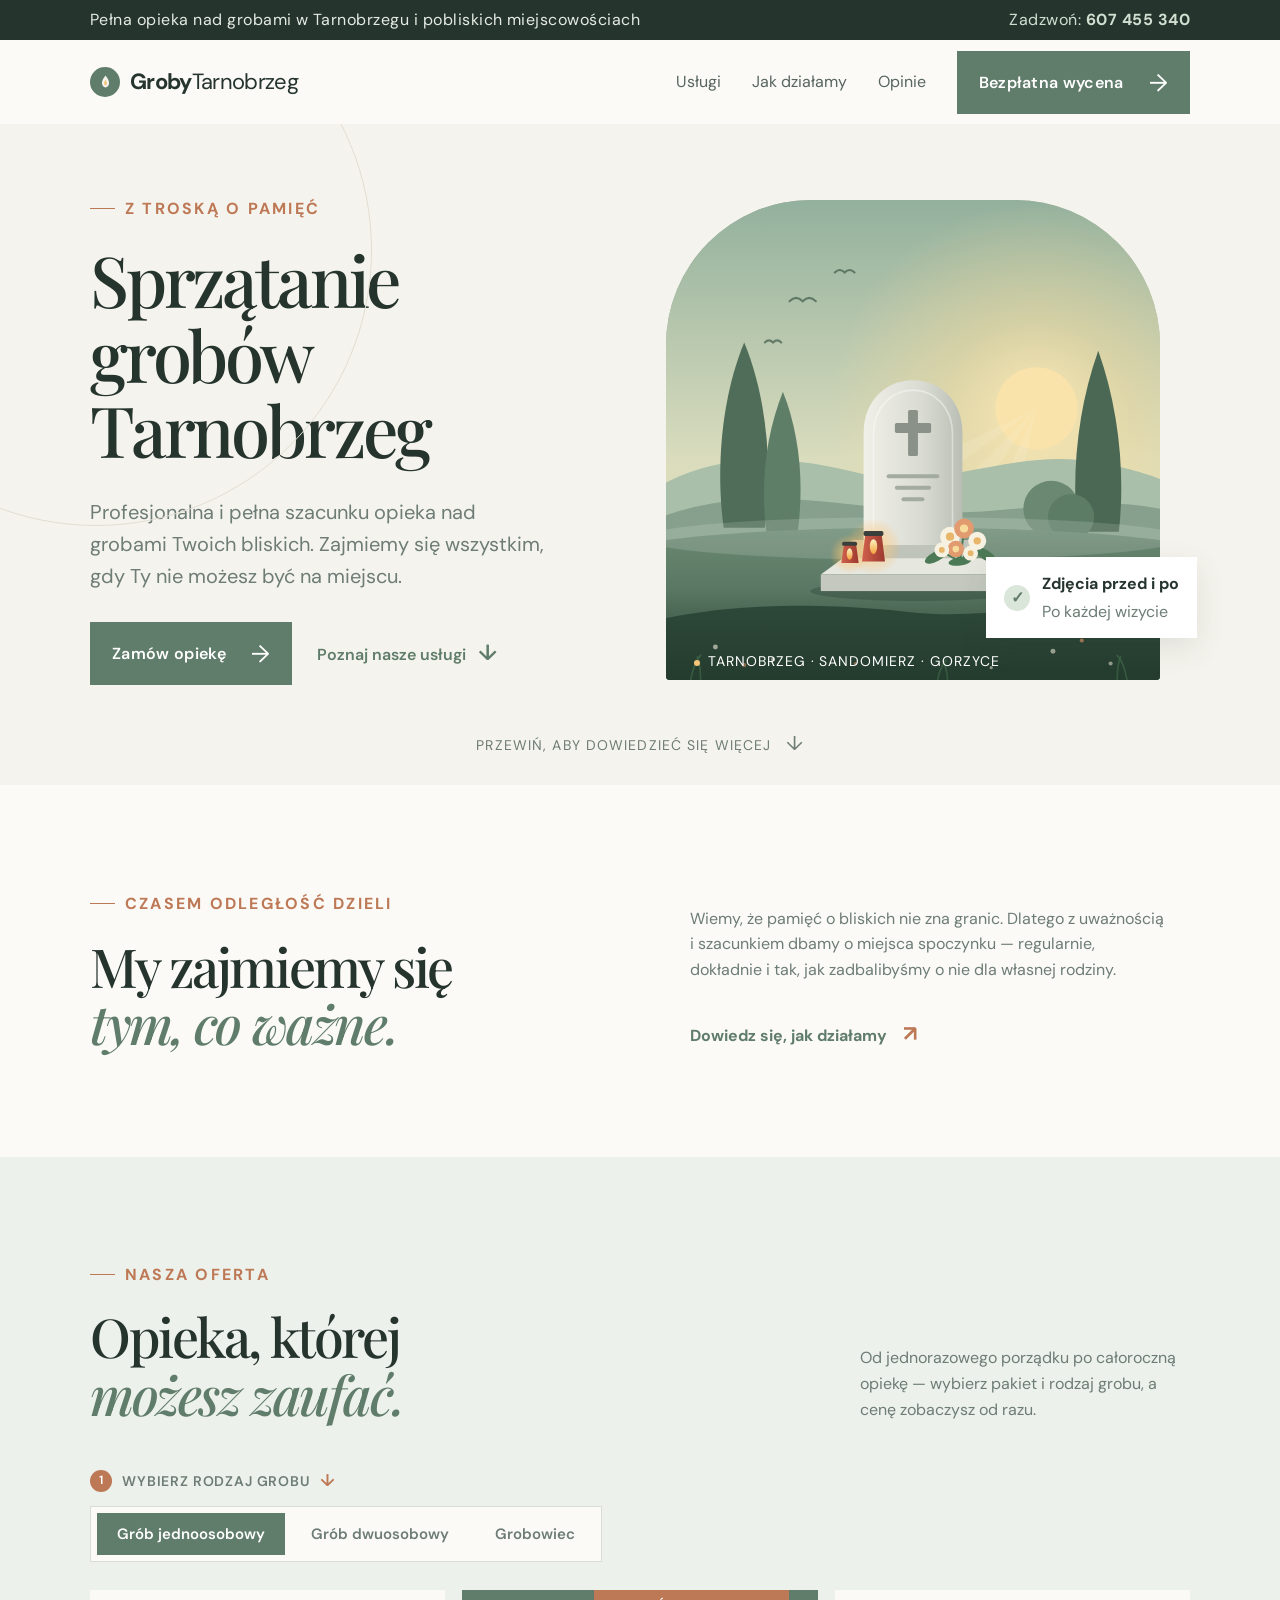
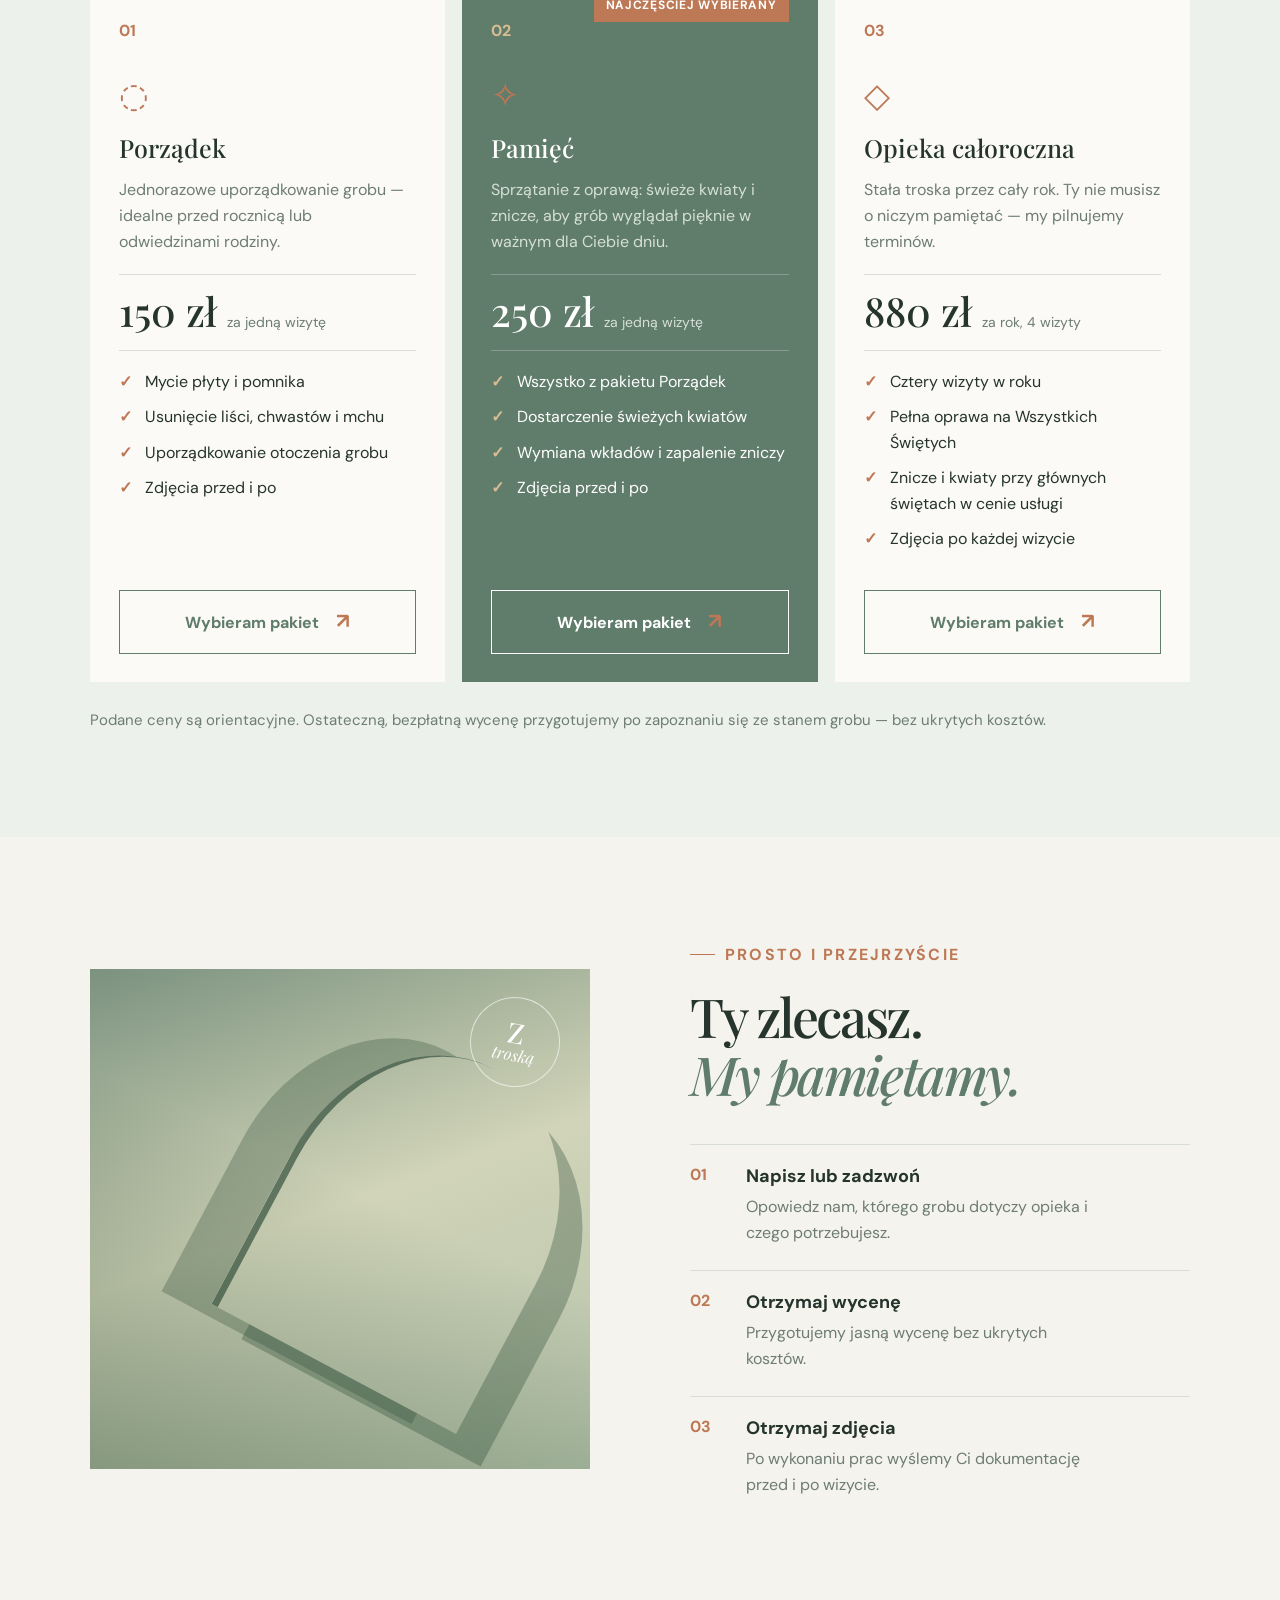
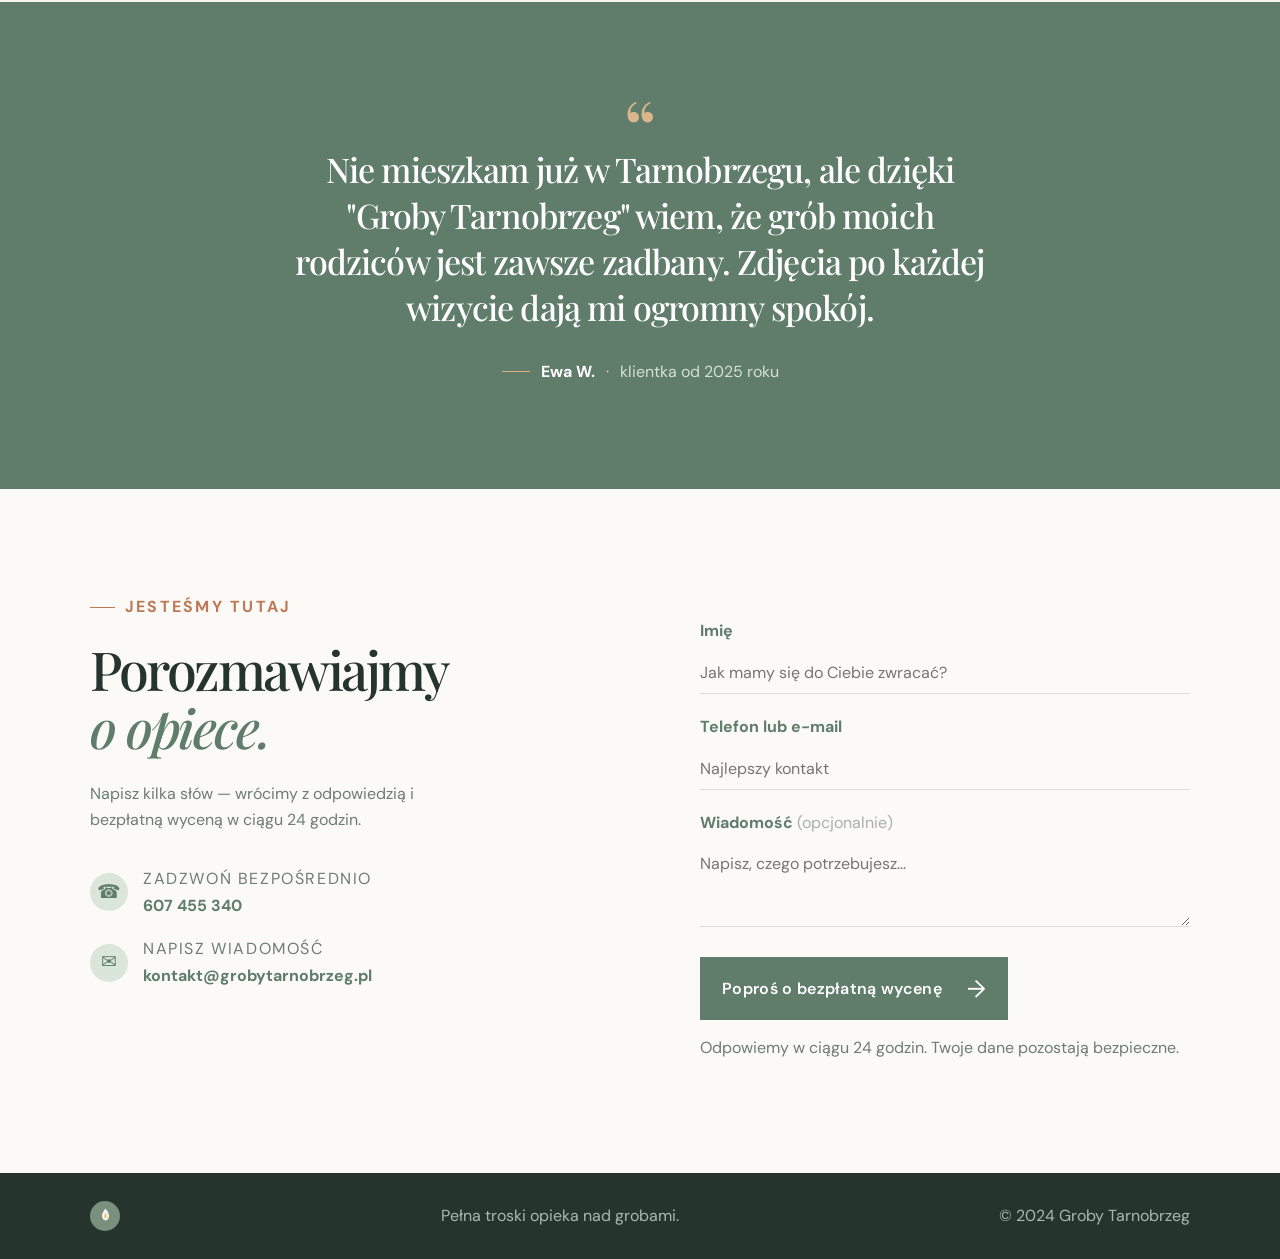
<file: index.html>
<!doctype html>
<html lang="pl">
<head>
  <meta charset="UTF-8">
  <meta name="viewport" content="width=device-width, initial-scale=1.0">
  <meta name="description" content="Groby Tarnobrzeg - pełna troski opieka nad grobami w Trójmieście. Sprzątanie, mycie nagrobków, kwiaty i znicze.">
  <!-- TODO: strona w budowie - usuń poniższy wpis przed publikacją, aby umożliwić indeksowanie -->
  <meta name="robots" content="noindex, nofollow, noarchive, nosnippet, noimageindex">
  <title>Groby Tarnobrzeg | Opieka nad grobami z troską</title>
  <meta name="theme-color" content="#26342e">
  <link rel="icon" href="favicon.svg" type="image/svg+xml">
  <link rel="icon" href="favicon.ico" sizes="any">
  <link rel="apple-touch-icon" href="apple-touch-icon.png">
  <link rel="preconnect" href="https://fonts.googleapis.com">
  <link rel="preconnect" href="https://fonts.gstatic.com" crossorigin>
  <link href="https://fonts.googleapis.com/css2?family=DM+Sans:wght@400;500;600;700&family=Playfair+Display:wght@500;600;700&display=swap" rel="stylesheet">
  <link rel="stylesheet" href="styles.css">
</head>
<body>
  <div class="topbar">
    <div class="container topbar-inner">
      <span>Pełna opieka nad grobami w Tarnobrzegu i pobliskich miejscowościach</span>
      <a href="tel:+48607455340">Zadzwoń: <strong>607 455 340</strong></a>
    </div>
  </div>

  <header class="site-header">
    <div class="container nav-wrap">
      <a class="brand" href="#start" aria-label="Groby Tarnobrzeg - strona główna">
        <span class="brand-mark" aria-hidden="true">
          <svg viewBox="0 0 24 24" xmlns="http://www.w3.org/2000/svg">
            <path class="brand-mark-flame" d="M12 2C9 6 7 9 7 12.5C7 16.6 9.5 19 12 19C14.5 19 17 16.6 17 12.5C17 9 15 6 12 2Z"/>
            <path class="brand-mark-flame-inner" d="M12 8C10.8 10 10 11.5 10 13C10 14.7 10.9 16 12 16C13.1 16 14 14.7 14 13C14 11.5 13.2 10 12 8Z"/>
          </svg>
        </span>
        <span><strong>Groby</strong>Tarnobrzeg</span>
      </a>
      <button class="menu-toggle" aria-label="Otwórz menu" aria-expanded="false">
        <span></span><span></span><span></span>
      </button>
      <nav class="main-nav" aria-label="Główna nawigacja">
        <a href="#uslugi">Usługi</a>
        <a href="#jak-dzialamy">Jak działamy</a>
        <a href="#opinie">Opinie</a>
        <a href="#kontakt" class="nav-cta button button-primary">Bezpłatna wycena <span>→</span></a>
      </nav>
    </div>
  </header>

  <main>
    <section class="hero" id="start">
      <div class="container hero-grid">
        <div class="hero-copy">
          <p class="eyebrow"><span></span> Z troską o pamięć</p>
          <h1>Sprzątanie grobów Tarnobrzeg</h1>
          <p class="hero-lead">Profesjonalna i pełna szacunku opieka nad grobami Twoich bliskich. Zajmiemy się wszystkim, gdy Ty nie możesz być na miejscu.</p>
          <div class="hero-actions">
            <a href="#kontakt" class="button button-primary">Zamów opiekę <span>→</span></a>
            <a href="#uslugi" class="text-link">Poznaj nasze usługi <span>↓</span></a>
          </div>
          <!-- <div class="trust-row">
            <div class="avatars" aria-hidden="true"><i>J</i><i>M</i><i>A</i><i>+</i></div>
            <p><strong>50+</strong> zadbanych miejsc<br><span>Zaufali nam mieszkańcy Tarnobrzega i okolic</span></p>
          </div> -->
        </div>
        <div class="hero-visual">
          <div class="hero-image">
            <img src="hero-image.svg" alt="Zadbany grób z kwiatami i zniczami w porannym świetle" width="600" height="600" fetchpriority="high">
            <div class="image-caption"><span class="caption-dot"></span>Tarnobrzeg · Sandomierz · Gorzyce</div>
          </div>
          <div class="floating-note">
            <span class="note-icon">✓</span>
            <span><strong>Zdjęcia przed i po</strong><small>Po każdej wizycie</small></span>
          </div>
        </div>
      </div>
      <div class="scroll-cue">Przewiń, aby dowiedzieć się więcej <span>↓</span></div>
    </section>

    <section class="intro section-pad">
      <div class="container intro-grid">
        <div>
          <p class="eyebrow"><span></span> Czasem odległość dzieli</p>
          <h2>My zajmiemy się<br><em>tym, co ważne.</em></h2>
        </div>
        <div class="intro-text">
          <p>Wiemy, że pamięć o bliskich nie zna granic. Dlatego z uważnością i szacunkiem dbamy o miejsca spoczynku — regularnie, dokładnie i tak, jak zadbalibyśmy o nie dla własnej rodziny.</p>
          <a class="arrow-link" href="#jak-dzialamy">Dowiedz się, jak działamy <span>↗</span></a>
        </div>
      </div>
    </section>

    <section class="services section-pad" id="uslugi">
      <div class="container">
        <div class="section-heading">
          <div><p class="eyebrow"><span></span> Nasza oferta</p><h2>Opieka, której<br><em>możesz zaufać.</em></h2></div>
          <p>Od jednorazowego porządku po całoroczną opiekę — wybierz pakiet i rodzaj grobu, a cenę zobaczysz od razu.</p>
        </div>
        <p class="variant-label" id="variant-label"><span aria-hidden="true">1</span> Wybierz rodzaj grobu <em aria-hidden="true">↓</em></p>
        <div class="variant-switch" role="group" aria-labelledby="variant-label">
          <button type="button" class="variant-btn active" data-variant="single" data-label="grób jednoosobowy" aria-pressed="true">Grób jednoosobowy</button>
          <button type="button" class="variant-btn" data-variant="double" data-label="grób dwuosobowy" aria-pressed="false">Grób dwuosobowy</button>
          <button type="button" class="variant-btn" data-variant="tomb" data-label="grobowiec" aria-pressed="false">Grobowiec</button>
        </div>
        <div class="service-grid">
          <article class="service-card" data-package="Porządek">
            <div class="service-number">01</div><div class="service-icon">◌</div>
            <h3>Porządek</h3>
            <p>Jednorazowe uporządkowanie grobu — idealne przed rocznicą lub odwiedzinami rodziny.</p>
            <div class="service-price"><strong><span class="price-value" data-single="150" data-double="250" data-tomb="400">150</span> zł</strong><small>za jedną wizytę</small></div>
            <ul class="service-features">
              <li>Mycie płyty i pomnika</li>
              <li>Usunięcie liści, chwastów i mchu</li>
              <li>Uporządkowanie otoczenia grobu</li>
              <li>Zdjęcia przed i po</li>
            </ul>
            <a href="#kontakt" class="package-cta" aria-label="Wybieram pakiet Porządek">Wybieram pakiet <span>↗</span></a>
          </article>
          <article class="service-card featured" data-package="Pamięć">
            <span class="service-badge">Najczęściej wybierany</span>
            <div class="service-number">02</div><div class="service-icon">✧</div>
            <h3>Pamięć</h3>
            <p>Sprzątanie z oprawą: świeże kwiaty i znicze, aby grób wyglądał pięknie w ważnym dla Ciebie dniu.</p>
            <div class="service-price"><strong><span class="price-value" data-single="250" data-double="450" data-tomb="700">250</span> zł</strong><small>za jedną wizytę</small></div>
            <ul class="service-features">
              <li>Wszystko z pakietu Porządek</li>
              <li>Dostarczenie świeżych kwiatów</li>
              <li>Wymiana wkładów i zapalenie zniczy</li>
              <li>Zdjęcia przed i po</li>
            </ul>
            <a href="#kontakt" class="package-cta" aria-label="Wybieram pakiet Pamięć">Wybieram pakiet <span>↗</span></a>
          </article>
          <article class="service-card" data-package="Opieka całoroczna">
            <div class="service-number">03</div><div class="service-icon">◇</div>
            <h3>Opieka całoroczna</h3>
            <p>Stała troska przez cały rok. Ty nie musisz o niczym pamiętać — my pilnujemy terminów.</p>
            <div class="service-price"><strong><span class="price-value" data-single="880" data-double="1560" data-tomb="2300">880</span> zł</strong><small>za rok, 4 wizyty</small></div>
            <ul class="service-features">
              <li>Cztery wizyty w roku</li>
              <li>Pełna oprawa na Wszystkich Świętych</li>
              <li>Znicze i kwiaty przy głównych świętach w cenie usługi</li>
              <li>Zdjęcia po każdej wizycie</li>
            </ul>
            <a href="#kontakt" class="package-cta" aria-label="Wybieram pakiet Opieka całoroczna">Wybieram pakiet <span>↗</span></a>
          </article>
        </div>
        <p class="pricing-note">Podane ceny są orientacyjne. Ostateczną, bezpłatną wycenę przygotujemy po zapoznaniu się ze stanem grobu — bez ukrytych kosztów.</p>
      </div>
    </section>

    <section class="process section-pad" id="jak-dzialamy">
      <div class="container process-grid">
        <div class="process-visual"><span class="process-stamp">Z<br><small>troską</small></span></div>
        <div class="process-copy">
          <p class="eyebrow"><span></span> Prosto i przejrzyście</p>
          <h2>Ty zlecasz.<br><em>My pamiętamy.</em></h2>
          <div class="steps">
            <div class="step"><b>01</b><div><h3>Napisz lub zadzwoń</h3><p>Opowiedz nam, którego grobu dotyczy opieka i czego potrzebujesz.</p></div></div>
            <div class="step"><b>02</b><div><h3>Otrzymaj wycenę</h3><p>Przygotujemy jasną wycenę bez ukrytych kosztów.</p></div></div>
            <div class="step"><b>03</b><div><h3>Otrzymaj zdjęcia</h3><p>Po wykonaniu prac wyślemy Ci dokumentację przed i po wizycie.</p></div></div>
          </div>
        </div>
      </div>
    </section>

    <section class="testimonial section-pad" id="opinie">
      <div class="container testimonial-inner">
        <p class="quote-mark">“</p>
        <blockquote>Nie mieszkam już w Tarnobrzegu, ale dzięki "Groby Tarnobrzeg" wiem, że grób moich rodziców jest zawsze zadbany. Zdjęcia po każdej wizycie dają mi ogromny spokój.</blockquote>
        <div class="quote-author"><span class="author-line"></span><strong>Ewa W.</strong><span>·</span><span>klientka od 2025 roku</span></div>
      </div>
    </section>

    <section class="contact section-pad" id="kontakt">
      <div class="container contact-grid">
        <div class="contact-copy">
          <p class="eyebrow"><span></span> Jesteśmy tutaj</p>
          <h2>Porozmawiajmy<br><em>o opiece.</em></h2>
          <p>Napisz kilka słów — wrócimy z odpowiedzią i bezpłatną wyceną w ciągu 24 godzin.</p>
          <div class="contact-detail"><span>☎</span><div><small>Zadzwoń bezpośrednio</small><a href="tel:+48607455340">607 455 340</a></div></div>
          <div class="contact-detail"><span>✉</span><div><small>Napisz wiadomość</small><a href="mailto:kontakt@grobytarnobrzeg.pl">kontakt@grobytarnobrzeg.pl</a></div></div>
        </div>
        <form class="contact-form" id="contact-form">
          <label for="name">Imię</label>
          <input id="name" name="name" type="text" placeholder="Jak mamy się do Ciebie zwracać?" required>
          <label for="phone">Telefon lub e-mail</label>
          <input id="phone" name="phone" type="text" placeholder="Najlepszy kontakt" required>
          <label for="message">Wiadomość <span>(opcjonalnie)</span></label>
          <textarea id="message" name="message" rows="3" placeholder="Napisz, czego potrzebujesz..."></textarea>
          <button class="button button-primary" type="submit">Poproś o bezpłatną wycenę <span>→</span></button>
          <p class="form-note">Odpowiemy w ciągu 24 godzin. Twoje dane pozostają bezpieczne.</p>
          <p class="form-success" role="status">Dziękujemy! Odezwiemy się do Ciebie w ciągu 24 godzin.</p>
        </form>
      </div>
    </section>
  </main>

  <footer class="site-footer">
    <div class="container footer-inner">
      <a class="brand" href="#start"><span class="brand-mark" aria-hidden="true">
        <svg viewBox="0 0 24 24" xmlns="http://www.w3.org/2000/svg">
          <path class="brand-mark-flame" d="M12 2C9 6 7 9 7 12.5C7 16.6 9.5 19 12 19C14.5 19 17 16.6 17 12.5C17 9 15 6 12 2Z"/>
          <path class="brand-mark-flame-inner" d="M12 8C10.8 10 10 11.5 10 13C10 14.7 10.9 16 12 16C13.1 16 14 14.7 14 13C14 11.5 13.2 10 12 8Z"/>
        </svg>
      </span></a>
      <p>Pełna troski opieka nad grobami.</p>
      <p>© 2024 Groby Tarnobrzeg</p>
    </div>
  </footer>
  <script src="script.js"></script>
</body>
</html>
</file>
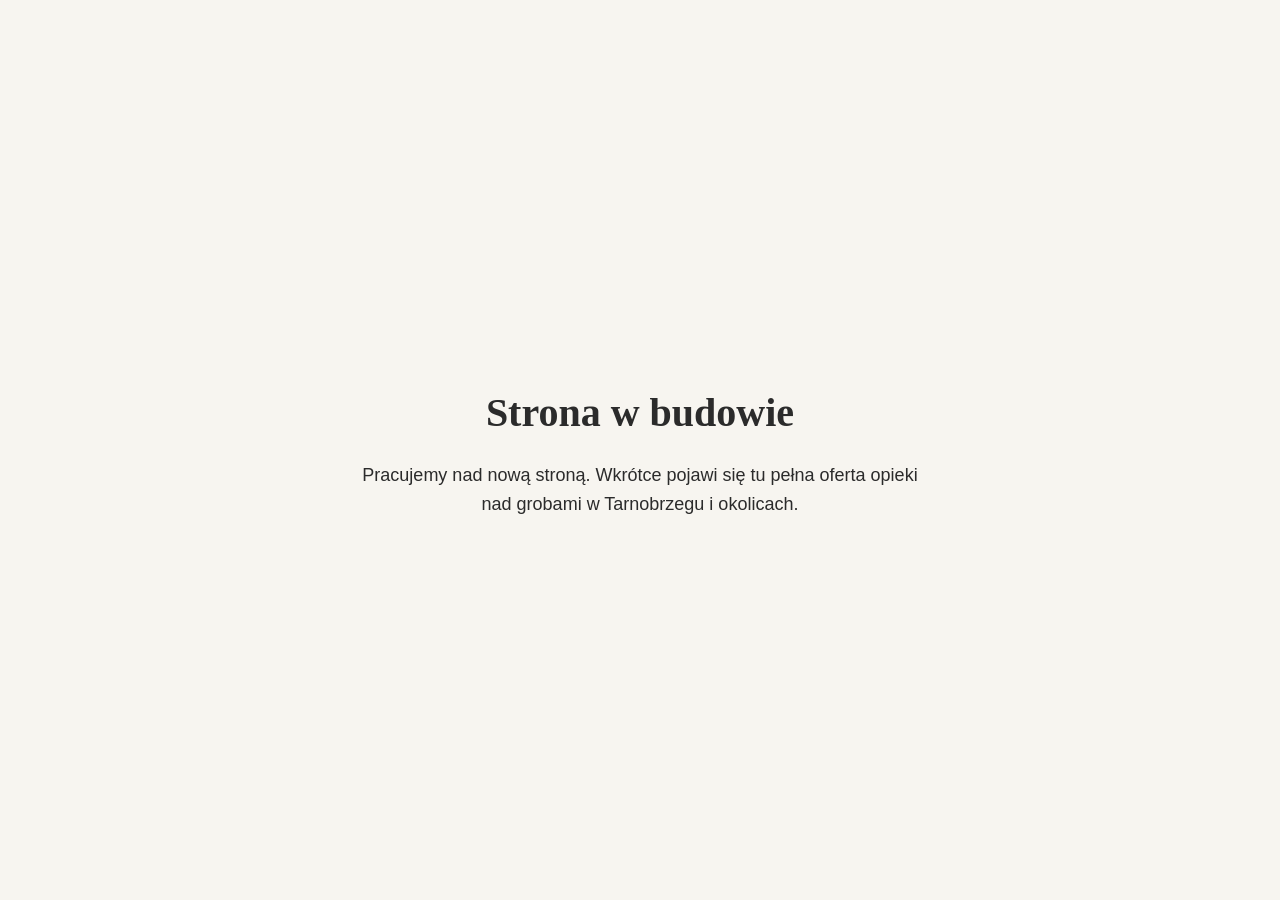
<file: w-budowie/index.html>
<!doctype html>
<html lang="pl">
<head>
  <meta charset="UTF-8">
  <meta name="viewport" content="width=device-width, initial-scale=1.0">
  <meta name="robots" content="noindex, nofollow, noarchive, nosnippet, noimageindex">
  <title>Strona w budowie | Groby Tarnobrzeg</title>
  <style>
    html, body {
      height: 100%;
      margin: 0;
    }
    body {
      display: flex;
      align-items: center;
      justify-content: center;
      padding: 24px;
      box-sizing: border-box;
      font-family: "DM Sans", Arial, sans-serif;
      font-size: 18px;
      line-height: 1.6;
      color: #2b2b2b;
      background: #f7f5f0;
      text-align: center;
    }
    main {
      max-width: 560px;
    }
    h3 {
      font-family: "Playfair Display", Georgia, serif;
      font-size: 40px;
      font-weight: 600;
      margin: 0 0 16px;
    }
    p {
      margin: 0;
    }
  </style>
</head>
<body>
  <main>
    <h3>Strona w budowie</h3>
    <p>Pracujemy nad nową stroną. Wkrótce pojawi się tu pełna oferta opieki nad grobami w Tarnobrzegu i okolicach.</p>
  </main>
</body>
</html>
</file>
<file: styles.css>
/* =========================================================
   SPIS TREŚCI
   1.  Zmienne globalne (kolory, czcionki)
   2.  Reset i style bazowe
   3.  Elementy wspólne
       3.1 Kontener i odstępy sekcji
       3.2 Typografia (nagłówki, etykiety)
       3.3 Przyciski i linki tekstowe
       3.4 Logo
   4.  Sekcja: Pasek górny
   5.  Sekcja: Nagłówek i nawigacja
   6.  Sekcja: Hero (ekran startowy)
   7.  Sekcja: Wstęp
   8.  Sekcja: Usługi
   9.  Sekcja: Jak działamy (proces)
   10. Sekcja: Opinie
   11. Sekcja: Kontakt i formularz
   12. Sekcja: Stopka
   13. Responsywność (media queries)
       13.1 Ekrany do 800px
       13.2 Ekrany do 420px
   ========================================================= */

/* =========================================================
   1. ZMIENNE GLOBALNE
   Kolory marki oraz rodziny czcionek używane w całym arkuszu.
   ========================================================= */
:root {
  --ink: #26342e;
  --muted: #6d7c75;
  --cream: #f5f3ed;
  --paper: #fbfaf7;
  --sage: #dbe6da;
  --green: #607c6a;
  --line: #d8ddd6;
  --orange: #bd7855;
  --serif: "Playfair Display", Georgia, serif;
  --sans: "DM Sans", Arial, sans-serif;
}
/* =========================================================
   2. RESET I STYLE BAZOWE
   Zerowanie domyślnych stylów przeglądarki.
   ========================================================= */

/* Padding i border są wliczane w szerokość elementu */
* {
  box-sizing: border-box;
}

/* Płynne przewijanie do kotwic (np. #uslugi) */
html {
  scroll-behavior: smooth;
}

/* Podstawowe ustawienia strony: kolor, tło, czcionka, interlinia */
body {
  margin: 0;
  color: var(--ink);
  background: var(--paper);
  font-family: var(--sans);
  line-height: 1.6;
}

/* Linki dziedziczą kolor tekstu i nie mają podkreślenia */
a {
  color: inherit;
  text-decoration: none;
}

/* =========================================================
   3. ELEMENTY WSPÓLNE
   Komponenty wielokrotnego użytku w wielu sekcjach.
   ========================================================= */

/* 3.1 Kontener i odstępy sekcji */

/* Wyśrodkowana treść o maksymalnej szerokości 1160px */
.container {
  max-width: 1160px;
  margin: 0 auto;
  padding: 0 30px;
}

/* Standardowy pionowy odstęp sekcji */
.section-pad {
  padding: 105px 0;
}

/* 3.2 Typografia */

/* Etykieta nad nagłówkiem: wielkie litery, pomarańczowy kolor */
.eyebrow {
  text-transform: uppercase;
  letter-spacing: .14em;
  font-size: 16px;
  font-weight: 700;
  color: var(--orange);
  display: flex;
  gap: 10px;
  align-items: center;
  margin: 0 0 20px;
}

/* Pozioma kreska dekoracyjna w etykiecie */
.eyebrow span {
  width: 25px;
  height: 1px;
  background: var(--orange);
}

/* Nagłówki h1 i h2: czcionka szeryfowa, zerowy margines */
h1,
h2 {
  font-family: var(--serif);
  font-weight: 500;
  letter-spacing: -.045em;
  line-height: 1.07;
  margin: 0;
}

/* Nagłówek główny (hero) */
h1 {
  font-size: clamp(45px,5.5vw,75px);
}

/* Nagłówki sekcji */
h2 {
  font-size: clamp(39px,4.2vw,57px);
}

/* Wyróżniony fragment nagłówka: zielona kursywa */
h1 em,
h2 em {
  color: var(--green);
  font-style: italic;
}

/* 3.3 Przyciski i linki tekstowe */

/* Przycisk: wyśrodkowana zawartość i animacja zmiany */
.button {
  border: 0;
  display: inline-flex;
  align-items: center;
  justify-content: center;
  gap: 25px;
  padding: 16px 22px;
  font: 600 16px var(--sans);
  white-space: nowrap;
  letter-spacing: .02em;
  cursor: pointer;
  transition: transform .2s, background .2s;
}

/* Przycisk po najechaniu: lekkie uniesienie */
.button:hover {
  transform: translateY(-2px);
}

/* Przycisk główny: zielone tło */
.button-primary {
  background: var(--green);
  color: #fff;
}

/* Przycisk główny po najechaniu: ciemniejsze tło */
.button-primary:hover {
  background: var(--ink);
}

/* Strzałka wewnątrz przycisku */
.button span {
  font-size: 24px;
  font-weight: 400;
}

/* Link tekstowy z zielonym kolorem */
.text-link {
  font-size: 16px;
  white-space: nowrap;
  font-weight: 600;
  color: var(--green);
}

/* Strzałka w linku tekstowym */
.text-link span {
  font-size: 22px;
  padding-left: 8px;
}

/* 3.4 Logo */

/* Logo: ikona i nazwa w jednym wierszu */
.brand {
  display: flex;
  align-items: center;
  gap: 10px;
  font-size: 22px;
  letter-spacing: -.03em;
}

/* Pogrubiona część nazwy logo */
.brand strong {
  font-weight: 700;
}

/* Okrągła ikona logo */
.brand-mark {
  display: grid;
  place-items: center;
  width: 30px;
  height: 30px;
  border-radius: 50%;
  color: #fff;
  background: var(--green);
  font-size: 19px;
}/* =========================================================

/* Grafika logo (płomień znicza) wypełniająca okrągłą plakietkę */
.brand-mark svg {
  width: 17px;
  height: 17px;
}

/* Zewnętrzny kontur płomienia - w kolorze kremowym */
.brand-mark-flame {
  fill: #f5f3ed;
}

/* Wewnętrzny płomień - akcent w kolorze złotym */
.brand-mark-flame-inner {
  fill: #f4c477;
}/* =========================================================
   4. SEKCJA: PASEK GÓRNY
   Cienki pasek z hasłem i numerem telefonu nad nagłówkiem.
   ========================================================= */

/* Tło paska i styl tekstu */
.topbar {
  background: var(--ink);
  color: #e4ebe2;
  font-size: 16px;
  letter-spacing: .03em;
}

/* Układ paska: treść po lewej, telefon po prawej */
.topbar-inner {
  display: flex;
  justify-content: space-between;
  align-items: center;
  min-height: 40px;
}

/* Link telefoniczny w pasku */
.topbar a {
  color: #d1dfd1;
}/* =========================================================
   5. SEKCJA: NAGŁÓWEK I NAWIGACJA
   Główny pasek strony z logo i menu.
   ========================================================= */

/* Kontener nagłówka: tło i warstwa nad treścią */
.site-header {
  background: var(--paper);
  position: relative;
  z-index: 5;
}

/* Wiersz nawigacji: logo po lewej, menu po prawej */
.nav-wrap {
  display: flex;
  align-items: center;
  justify-content: space-between;
  height: 84px;
}

/* Lista linków menu głównego */
.main-nav {
  display: flex;
  align-items: center;
  gap: clamp(20px,2.4vw,34px);
  font-size: 16px;
  color: #57655e;
}

/* Kolor po najechaniu: linki menu, linki tekstowe i strzałkowe */
.main-nav a:not(.nav-cta):hover,
.text-link:hover,
.arrow-link:hover {
  color: var(--orange);
}

/* Przycisk hamburgera (ukryty na dużych ekranach) */
.menu-toggle {
  display: none;
  background: none;
  border: 0;
}/* =========================================================
   6. SEKCJA: HERO (EKRAN STARTOWY)
   Duży nagłówek, opis, przyciski i grafika na pierwszym ekranie.
   ========================================================= */

/* Kontener hero: kremowe tło, przycięte elementy dekoracyjne */
.hero {
  position: relative;
  overflow: hidden;
  padding: 72px 0 100px;
  background: var(--cream);
}

/* Dekoracyjny okrąg w tle hero */
.hero:before {
  content: "";
  position: absolute;
  top: -150px;
  left: -180px;
  width: 550px;
  height: 550px;
  border: 1px solid #e2ded2;
  border-radius: 50%;
}

/* Dwie kolumny: tekst po lewej, grafika po prawej */
.hero-grid {
  display: grid;
  grid-template-columns: .9fr 1.1fr;
  align-items: center;
  gap: 65px;
}/* Krótki opis pod nagłówkiem hero */
.hero-lead {
  max-width: 480px;
  font-size: 20px;
  color: var(--muted);
  margin: 28px 0 30px;
}

/* Rząd przycisków w hero */
.hero-actions {
  display: flex;
  flex-wrap: wrap;
  align-items: center;
  gap: 16px 25px;
}/* Wiersz zaufania: awatary i liczba klientów */
.trust-row {
  display: flex;
  align-items: center;
  gap: 14px;
  margin-top: 48px;
  color: var(--green);
  font-size: 16px;
}

/* Tekst obok awatarów */
.trust-row p {
  margin: 0;
  line-height: 1.45;
}

/* Wyróżniona liczba klientów */
.trust-row strong {
  color: var(--ink);
  font-size: 20px;
}

/* Podpis pod liczbą klientów */
.trust-row p span {
  color: var(--muted);
  font-size: 15px;
}

/* Nakładające się kółka z inicjałami */
.avatars {
  display: flex;
}

/* Pojedynczy awatar */
.avatars i {
  display: grid;
  place-items: center;
  width: 32px;
  height: 32px;
  border-radius: 50%;
  margin-right: -8px;
  border: 2px solid var(--cream);
  background: #afc0b0;
  font: 600 14px var(--sans);
  font-style: normal;
  color: var(--ink);
}

/* Kolory kolejnych awatarów */
.avatars i:nth-child(2) {
  background: #d4aa92;
}

.avatars i:nth-child(3) {
  background: #80968b;
}

.avatars i:nth-child(4) {
  background: var(--ink);
  color: #fff;
}/* Kontener grafiki hero o stałej wysokości */
.hero-visual {
  height: 480px;
  position: relative;
}

/* Zaokrąglony panel z gradientem jako tło grafiki */
.hero-image {
  height: 100%;
  margin: 0 30px 0 45px;
  position: relative;
  overflow: hidden;
  background: linear-gradient(145deg,#879f8f 0%,#c9c7ad 46%,#6e8573 100%);
  border-radius: 145px 145px 4px 4px;
}

/* Ilustracja wypełnia panel, zakotwiczona przy dolnej krawędzi */
.hero-image img {
  display: block;
  width: 100%;
  height: 100%;
  object-fit: cover;
  object-position: center bottom;
}

/* Ciemniejszy dół panelu dla czytelności podpisu */
.hero-image:before {
  content: "";
  position: absolute;
  inset: auto 0 0 0;
  height: 90px;
  background: linear-gradient(to top,rgba(23,43,31,.45),transparent);
}

/* Podpis miast na grafice */
.image-caption {
  position: absolute;
  z-index: 2;
  bottom: 8px;
  left: 28px;
  color: #fff;
  font-size: 14px;
  letter-spacing: .07em;
  text-transform: uppercase;
}

/* Złota kropka przed podpisem */
.caption-dot {
  display: inline-block;
  width: 6px;
  height: 6px;
  background: #f4c477;
  border-radius: 50%;
  margin-right: 8px;
}

/* Białe okienko z informacją o zdjęciach przed i po */
.floating-note {
  position: absolute;
  right: -7px;
  bottom: 42px;
  display: flex;
  align-items: center;
  gap: 12px;
  background: #fff;
  padding: 14px 18px;
  box-shadow: 0 10px 30px #384c3b1c;
  font-size: 16px;
}

/* Ikona "ptaszka" w okienku */
.note-icon {
  display: grid;
  place-items: center;
  border-radius: 50%;
  background: var(--sage);
  color: var(--green);
  width: 26px;
  height: 26px;
  font-weight: bold;
}

/* Tytuł i podpis w okienku jako bloki */
.floating-note strong,
.floating-note small {
  display: block;
}

/* Drobny podpis w okienku */
.floating-note small {
  font-size: 16px;
  color: var(--muted);
  margin-top: 2px;
}

/* Wskazówka "przewiń" na dole hero */
.scroll-cue {
  position: absolute;
  bottom: 26px;
  left: 50%;
  transform: translateX(-50%);
  white-space: nowrap;
  font-size: 14px;
  letter-spacing: .08em;
  text-transform: uppercase;
  color: var(--muted);
}

/* Strzałka we wskazówce przewijania */
.scroll-cue span {
  margin-left: 9px;
  font-size: 20px;
}/* =========================================================
   7. SEKCJA: WSTĘP
   Krótki, dwukolumnowy wstęp z nagłówkiem i opisem.
   ========================================================= */

/* Tło sekcji wstępu */
.intro {
  background: var(--paper);
}

/* Dwie kolumny wyrównane do dołu */
.intro-grid {
  display: grid;
  grid-template-columns: 1fr 1fr;
  gap: 100px;
  align-items: end;
}

/* Tekst opisu w prawej kolumnie */
.intro-text {
  max-width: 480px;
  color: var(--muted);
  font-size: 16px;
}

/* Link ze strzałką w sekcji wstępu */
.arrow-link {
  display: inline-block;
  margin-top: 18px;
  color: var(--green);
  font-size: 16px;
  font-weight: 700;
}

/* Strzałka w linku */
.arrow-link span {
  margin-left: 12px;
  color: var(--orange);
  font-size: 22px;
}/* =========================================================
   8. SEKCJA: USŁUGI
   Nagłówek sekcji i siatka kart z ofertą.
   ========================================================= */

/* Tło sekcji usług */
.services {
  background: #edf1eb;
}

/* Nagłówek sekcji: tytuł po lewej, opis po prawej */
.section-heading {
  display: flex;
  justify-content: space-between;
  align-items: end;
  margin-bottom: 45px;
}

/* Krótki opis przy nagłówku sekcji */
.section-heading > p {
  max-width: 330px;
  margin: 0;
  color: var(--muted);
  font-size: 16px;
}

/* Trzy kolumny kart usług */
.service-grid {
  display: grid;
  grid-template-columns: repeat(3,1fr);
  gap: 17px;
}

/* Pojedyncza karta usługi */
.service-card {
  background: var(--paper);
  padding: 28px 29px 76px;
  min-height: 340px;
  position: relative;
  transition: transform .2s, box-shadow .2s;
}

/* Karta po najechaniu: uniesienie i cień */
.service-card:hover {
  transform: translateY(-5px);
  box-shadow: 0 14px 30px #34483712;
}

/* Wyróżniona karta: zielone tło i jasny tekst */
.service-card.featured {
  background: var(--green);
  color: #fff;
}

/* Numer karty (01, 02, 03) */
.service-number {
  font-size: 16px;
  color: var(--orange);
  font-weight: 700;
}

/* Numer na wyróżnionej karcie */
.featured .service-number {
  color: #d8bc92;
}

/* Ikona karty */
.service-icon {
  font-size: 34px;
  color: var(--orange);
  margin: 25px 0 8px;
}

/* Tytuł karty */
.service-card h3 {
  font: 500 25px var(--serif);
  margin: 0 0 13px;
}

/* Opis karty */
.service-card p {
  font-size: 16px;
  color: var(--muted);
  margin: 0 0 25px;
}

/* Opis na wyróżnionej karcie */
.featured p {
  color: #d5e0d5;
}

/* Link "Zapytaj o usługę" przypięty do dołu karty */
.service-card a {
  position: absolute;
  bottom: 28px;
  color: var(--green);
  font-weight: 700;
  font-size: 16px;
}

/* Link na wyróżnionej karcie */
.featured a {
  color: #fff;
}

/* Strzałka w linku karty */
.service-card a span {
  font-size: 21px;
  color: var(--orange);
  margin-left: 13px;
}/* =========================================================

/* Podpis kroku nad przełącznikiem rodzaju grobu */
.variant-label {
  display: flex;
  align-items: center;
  gap: 10px;
  margin: 0 0 12px;
  font-size: 14px;
  font-weight: 600;
  letter-spacing: .06em;
  text-transform: uppercase;
  color: var(--muted);
}

.variant-label span {
  display: grid;
  place-items: center;
  width: 22px;
  height: 22px;
  border-radius: 50%;
  background: var(--orange);
  color: #fff;
  font-size: 12px;
  letter-spacing: 0;
}

.variant-label em {
  font-style: normal;
  font-size: 17px;
  color: var(--orange);
}

/* Przełącznik rodzaju grobu nad pakietami */
.variant-switch {
  display: inline-flex;
  flex-wrap: wrap;
  gap: 6px;
  padding: 6px;
  margin-bottom: 28px;
  background: var(--paper);
  border: 1px solid var(--line);
}

/* Delikatne zwrócenie uwagi: kilka pulsów, znika po pierwszym wyborze */
.variant-switch.nudge {
  animation: variant-nudge 1.8s ease-out 3;
}

.variant-label.nudge em {
  animation: variant-arrow 1.8s ease-in-out 3;
}

@keyframes variant-nudge {
  0% { box-shadow: 0 0 0 0 rgba(189,120,85,.35); }
  70%, 100% { box-shadow: 0 0 0 12px rgba(189,120,85,0); }
}

@keyframes variant-arrow {
  0%, 100% { transform: translateY(0); }
  50% { transform: translateY(4px); }
}

@media (prefers-reduced-motion: reduce) {
  .variant-switch.nudge,
  .variant-label.nudge em {
    animation: none;
  }
}

.variant-btn {
  border: 0;
  background: none;
  padding: 11px 20px;
  font: 600 15px var(--sans);
  color: var(--muted);
  cursor: pointer;
  transition: background .2s, color .2s;
}

.variant-btn:hover {
  color: var(--ink);
}

.variant-btn.active {
  background: var(--green);
  color: #fff;
}

/* Karta pakietu: zawartość w kolumnie, przycisk zawsze na dole */
.service-grid .service-card {
  display: flex;
  flex-direction: column;
  padding-bottom: 28px;
  min-height: 0;
}

/* Plakietka na wyróżnionym pakiecie */
.service-badge {
  position: absolute;
  top: 0;
  right: 29px;
  padding: 6px 12px;
  background: var(--orange);
  color: #fff;
  font-size: 12px;
  font-weight: 700;
  letter-spacing: .06em;
  text-transform: uppercase;
}

.service-grid .service-card p {
  margin-bottom: 20px;
}

/* Cena pakietu */
.service-price {
  display: flex;
  align-items: baseline;
  flex-wrap: wrap;
  gap: 10px;
  padding: 16px 0;
  margin-bottom: 18px;
  border-top: 1px solid var(--line);
  border-bottom: 1px solid var(--line);
}

.service-price strong {
  font: 500 40px var(--serif);
  line-height: 1;
}

.service-price small {
  font-size: 14px;
  color: var(--muted);
}

.featured .service-price {
  border-color: #ffffff3d;
}

.featured .service-price small {
  color: #d5e0d5;
}

/* Lista zawartości pakietu */
.service-features {
  list-style: none;
  margin: 0 0 28px;
  padding: 0;
  font-size: 16px;
}

.service-features li {
  position: relative;
  padding: 0 0 10px 26px;
}

.service-features li::before {
  content: "✓";
  position: absolute;
  left: 0;
  color: var(--orange);
  font-weight: 700;
}

.featured .service-features li::before {
  color: #d8bc92;
}

/* Przycisk wyboru pakietu: przypięty do dołu karty */
.service-card .package-cta {
  position: static;
  margin-top: auto;
  padding: 14px 18px;
  border: 1px solid var(--green);
  text-align: center;
  transition: background .2s, color .2s;
}

.service-card .package-cta:hover {
  background: var(--green);
  color: #fff;
}

.featured .package-cta {
  border-color: #fff;
}

.featured .package-cta:hover {
  background: #fff;
  color: var(--green);
}

/* Uwaga pod pakietami */
.pricing-note {
  margin: 26px 0 0;
  color: var(--muted);
  font-size: 15px;
}/* =========================================================
   9. SEKCJA: JAK DZIAŁAMY (PROCES)
   Ilustracja z pieczątką oraz lista trzech kroków.
   ========================================================= */

/* Tło sekcji procesu */
.process {
  background: var(--cream);
}

/* Dwie kolumny: ilustracja po lewej, kroki po prawej */
.process-grid {
  display: grid;
  grid-template-columns: 1fr 1fr;
  gap: 100px;
  align-items: center;
}

/* Zielony panel ilustracyjny z gradientem */
.process-visual {
  height: 500px;
  position: relative;
  background: linear-gradient(160deg,#7b927f,#d1d4b8 48%,#b4c2aa);
  overflow: hidden;
}

/* Dekoracyjny łuk (kształt liścia) na ilustracji */
.process-visual:before {
  content: "";
  position: absolute;
  width: 270px;
  height: 340px;
  left: 37%;
  top: 16%;
  border-left: 7px solid rgba(44,73,54,.65);
  border-radius: 50% 50% 0 0;
  transform: rotate(28deg);
  box-shadow: -47px 9px 0 3px rgba(44,73,54,.29),40px 20px 0 -3px rgba(44,73,54,.33);
}

/* Przyciemnienie ilustracji od dołu */
.process-visual:after {
  content: "";
  position: absolute;
  inset: 0;
  background: linear-gradient(25deg,rgba(30,65,41,.37),transparent 55%);
}

/* Okrągła pieczątka "Z troską" na ilustracji */
.process-stamp {
  position: absolute;
  z-index: 1;
  right: 30px;
  top: 28px;
  border: 1px solid #fff9;
  color: #fff;
  width: 90px;
  height: 90px;
  border-radius: 50%;
  display: grid;
  place-content: center;
  text-align: center;
  font: 500 28px/24px var(--serif);
  transform: rotate(10deg);
}

/* Podpis pod napisem w pieczątce */
.process-stamp small {
  font: italic 16px var(--serif);
}

/* Nagłówek w kolumnie tekstu */
.process-copy h2 {
  margin-bottom: 42px;
}

/* Lista kroków */
.steps {
  display: grid;
  gap: 25px;
}

/* Pojedynczy krok: numer i treść */
.step {
  display: grid;
  grid-template-columns: 42px 1fr;
  gap: 14px;
  border-top: 1px solid var(--line);
  padding-top: 17px;
}

/* Numer kroku */
.step b {
  font-size: 16px;
  color: var(--orange);
}

/* Tytuł kroku */
.step h3 {
  font-size: 18px;
  margin: 0 0 3px;
}

/* Opis kroku */
.step p {
  font-size: 16px;
  color: var(--muted);
  margin: 0;
  max-width: 360px;
}/* =========================================================
   10. SEKCJA: OPINIE
   Wyróżniony cytat klientki na zielonym tle.
   ========================================================= */

/* Zielone tło, wyśrodkowana treść */
.testimonial {
  background: var(--green);
  color: #fff;
  text-align: center;
}

/* Ograniczona szerokość treści cytatu */
.testimonial-inner {
  max-width: 780px;
}

/* Duży znak cudzysłowu */
.quote-mark {
  color: #dbb68d;
  font: 82px/40px var(--serif);
  margin: 0;
}

/* Treść cytatu */
.testimonial blockquote {
  font: 500 34px/1.35 var(--serif);
  letter-spacing: -.025em;
  margin: 0 0 28px;
}

/* Podpis: kreska, imię i opis klientki */
.quote-author {
  display: flex;
  justify-content: center;
  align-items: center;
  gap: 11px;
  color: #d5e0d5;
  font-size: 16px;
  flex-wrap: wrap;
}

/* Imię klientki */
.quote-author strong {
  color: #fff;
}

/* Krótka pozioma kreska przed podpisem */
.author-line {
  width: 28px;
  height: 1px;
  background: #d7b084;
}/* =========================================================
   11. SEKCJA: KONTAKT I FORMULARZ
   Dane kontaktowe po lewej, formularz wyceny po prawej.
   ========================================================= */

/* Tło sekcji kontaktu */
.contact {
  background: var(--paper);
}

/* Dwie kolumny: dane kontaktowe i formularz */
.contact-grid {
  display: grid;
  grid-template-columns: 1fr 1fr;
  gap: 120px;
}

/* Opis pod nagłówkiem (bez etykiety) */
.contact-copy > p:not(.eyebrow) {
  color: var(--muted);
  font-size: 16px;
  max-width: 400px;
  margin: 26px 0 34px;
}

/* Wiersz z danym kontaktowym: ikona i treść */
.contact-detail {
  display: flex;
  gap: 15px;
  align-items: center;
  margin-top: 18px;
}

/* Okrągła ikona przy danych kontaktowych */
.contact-detail > span {
  display: grid;
  place-items: center;
  width: 38px;
  height: 38px;
  background: var(--sage);
  color: var(--green);
  border-radius: 50%;
  font-size: 19px;
}

/* Podpis nad danymi kontaktowymi */
.contact-detail small {
  display: block;
  font-size: 16px;
  color: var(--muted);
  text-transform: uppercase;
  letter-spacing: .1em;
}

/* Telefon lub e-mail jako link */
.contact-detail a {
  display: block;
  color: var(--green);
  font-size: 16px;
  font-weight: 700;
  margin-top: 1px;
}

/* Formularz: układ w jednej kolumnie */
.contact-form {
  padding-top: 12px;
  display: grid;
  gap: 8px;
}

/* Etykiety pól formularza */
.contact-form label {
  font-size: 16px;
  color: var(--green);
  font-weight: 700;
  margin-top: 12px;
}

/* Dopisek "(opcjonalnie)" w etykiecie */
.contact-form label span {
  color: #a9afa9;
  font-weight: 400;
}

/* Pola tekstowe: tylko dolna linia */
.contact-form input,
.contact-form textarea {
  border: 0;
  border-bottom: 1px solid var(--line);
  background: transparent;
  padding: 10px 0;
  font: 16px var(--sans);
  color: var(--ink);
  outline: 0;
  resize: vertical;
}

/* Aktywne pole: zielona linia */
.contact-form input:focus,
.contact-form textarea:focus {
  border-color: var(--green);
}

/* Przycisk wysyłki w formularzu */
.contact-form .button {
  justify-self: start;
  margin-top: 22px;
}

/* Drobna informacja pod formularzem */
.form-note {
  font-size: 16px;
  color: var(--muted);
  margin: 7px 0;
}

/* Komunikat po wysłaniu (ukryty do momentu wysłania) */
.form-success {
  display: none;
  color: var(--green);
  font-size: 17px;
  font-weight: 600;
}

/* Widoczność komunikatu po wysłaniu formularza */
.form-success.visible {
  display: block;
}/* =========================================================
   12. SEKCJA: STOPKA
   Logo, krótki opis i prawa autorskie.
   ========================================================= */

/* Ciemne tło stopki */
.site-footer {
  background: var(--ink);
  color: #d8e1d9;
  padding: 28px 0;
}

/* Układ stopki: elementy w jednym wierszu */
.footer-inner {
  display: flex;
  align-items: center;
  justify-content: space-between;
  font-size: 16px;
}

/* Logo w stopce - nieco mniejsze */
.footer-inner .brand {
  font-size: 19px;
}

/* Jaśniejsza ikona logo w stopce */
.footer-inner .brand-mark {
  background: #78907c;
}

/* Teksty w stopce */
.footer-inner p {
  margin: 0;
  color: #aab9ad;
}
/* =========================================================
   13. RESPONSYWNOŚĆ
   Reguły nadpisujące style dla mniejszych ekranów.
   ========================================================= */

/* ---------------------------------------------------------
   13.1 Ekrany do 800px (tablet i telefon)
   --------------------------------------------------------- */
@media (max-width: 800px) {

  /* Elementy wspólne: mniejsze marginesy kontenera i sekcji */
  .container {
    padding: 0 21px;
  }

  .section-pad {
    padding: 75px 0;
  }

  /* Pasek górny: ukrycie tekstu, telefon wyrównany do prawej */
  .topbar-inner {
    font-size: 15px;
  }

  .topbar-inner > span {
    display: none;
  }

  .topbar-inner {
    justify-content: flex-end;
  }

  /* Nawigacja: hamburger i rozwijane menu */
  .nav-wrap {
    height: 68px;
  }

  .menu-toggle {
    display: block;
    width: 33px;
    padding: 7px 0;
  }

  .menu-toggle span {
    display: block;
    height: 1px;
    background: var(--ink);
    margin: 5px 0;
  }

  .main-nav {
    display: none;
    position: absolute;
    left: 0;
    right: 0;
    top: 68px;
    padding: 18px 21px 22px;
    flex-direction: column;
    align-items: stretch;
    gap: 15px;
    background: var(--paper);
    box-shadow: 0 8px 14px #21352614;
  }

  .main-nav.open {
    display: flex;
  }

  .nav-cta {
    text-align: center;
  }

  /* Hero: jedna kolumna, mniejsza grafika */
  .hero {
    padding: 57px 0 80px;
  }

  .hero-grid {
    grid-template-columns: 1fr;
    gap: 45px;
  }

  .hero-visual {
    height: 390px;
  }

  .hero-image {
    margin: 0 20px 0 10px;
  }

  .floating-note {
    right: 0;
  }

  .scroll-cue {
    display: none;
  }

  /* Układ wspólny: wstęp, proces i kontakt w jednej kolumnie */
  .intro-grid,
  .process-grid,
  .contact-grid {
    grid-template-columns: 1fr;
    gap: 38px;
  }

  /* Wstęp: mniejszy odstęp między kolumnami */
  .intro-grid {
    gap: 24px;
  }

  /* Usługi: nagłówek i karty w pionie */
  .section-heading {
    display: block;
    margin-bottom: 30px;
  }

  .section-heading > p {
    margin-top: 22px;
  }

  .service-grid {
    grid-template-columns: 1fr;
  }

  .variant-switch {
    display: flex;
    flex-direction: column;
    width: 100%;
  }

  /* Proces: ilustracja pod tekstem */
  .process-visual {
    height: 350px;
    order: 2;
  }

  .process-copy {
    order: 1;
  }

  .process-copy h2 {
    margin-bottom: 32px;
  }

  /* Opinie: mniejszy cytat */
  .testimonial blockquote {
    font-size: 28px;
  }

  /* Kontakt: mniejszy odstęp */
  .contact-grid {
    gap: 50px;
  }

  /* Stopka: elementy zawijane do kolejnych wierszy */
  .footer-inner {
    flex-wrap: wrap;
    gap: 18px;
  }

  .footer-inner p:last-child {
    width: 100%;
  }
}
/* ---------------------------------------------------------
   13.2 Ekrany do 420px (małe telefony)
   --------------------------------------------------------- */
@media (max-width: 420px) {

  /* Elementy: mniejszy nagłówek główny */
  h1 {
    font-size: 45px;
  }

  /* Hero: przyciski jeden pod drugim, mniejsza grafika */
  .hero-actions {
    align-items: flex-start;
    flex-direction: column;
    gap: 18px;
  }

  .hero-visual {
    height: 330px;
  }

  .floating-note {
    font-size: 14px;
    padding: 11px;
  }

  /* Podpis miast: mniejszy i zawijany, mieści się pod okienkiem */
  .image-caption {
    left: 16px;
    right: 12px;
    font-size: 11px;
    line-height: 1.25;
    letter-spacing: .05em;
  }

  /* Opinie: mniejszy cytat */
  .testimonial blockquote {
    font-size: 25px;
  }
}
</file>
